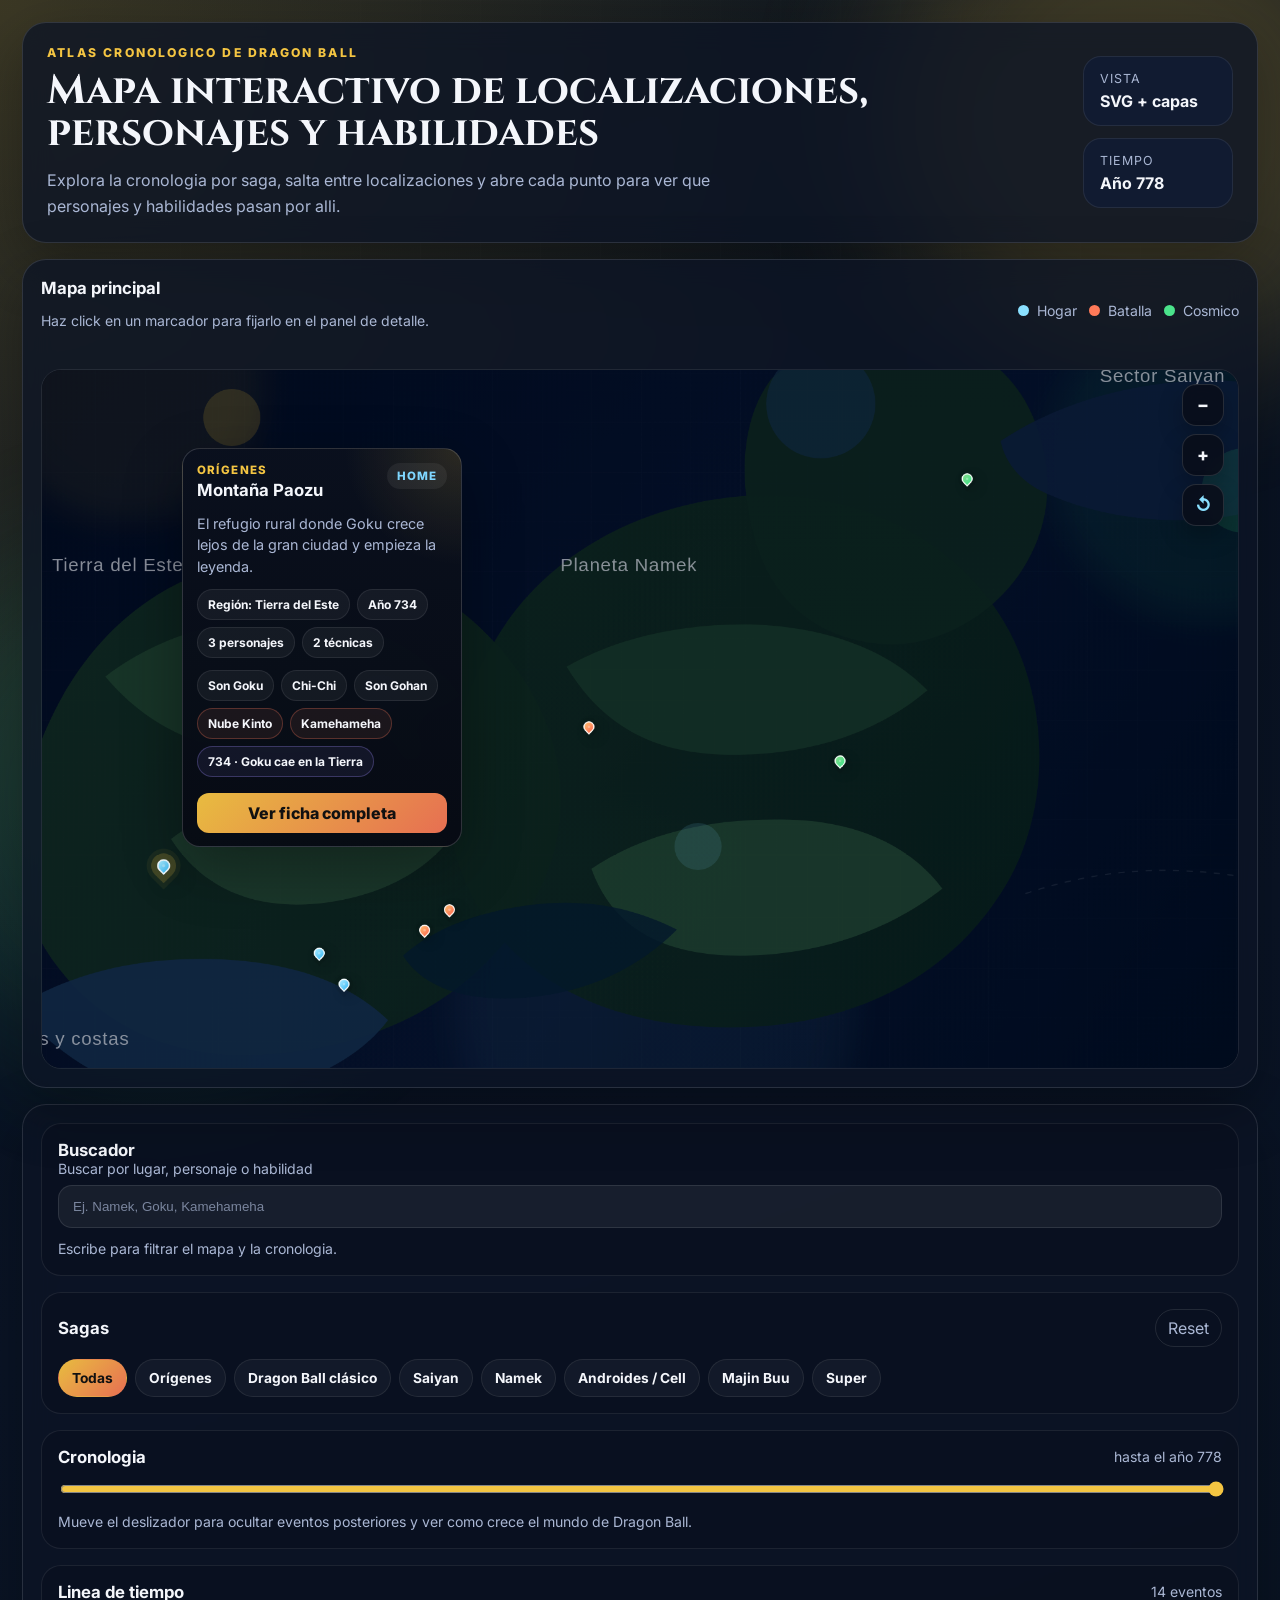
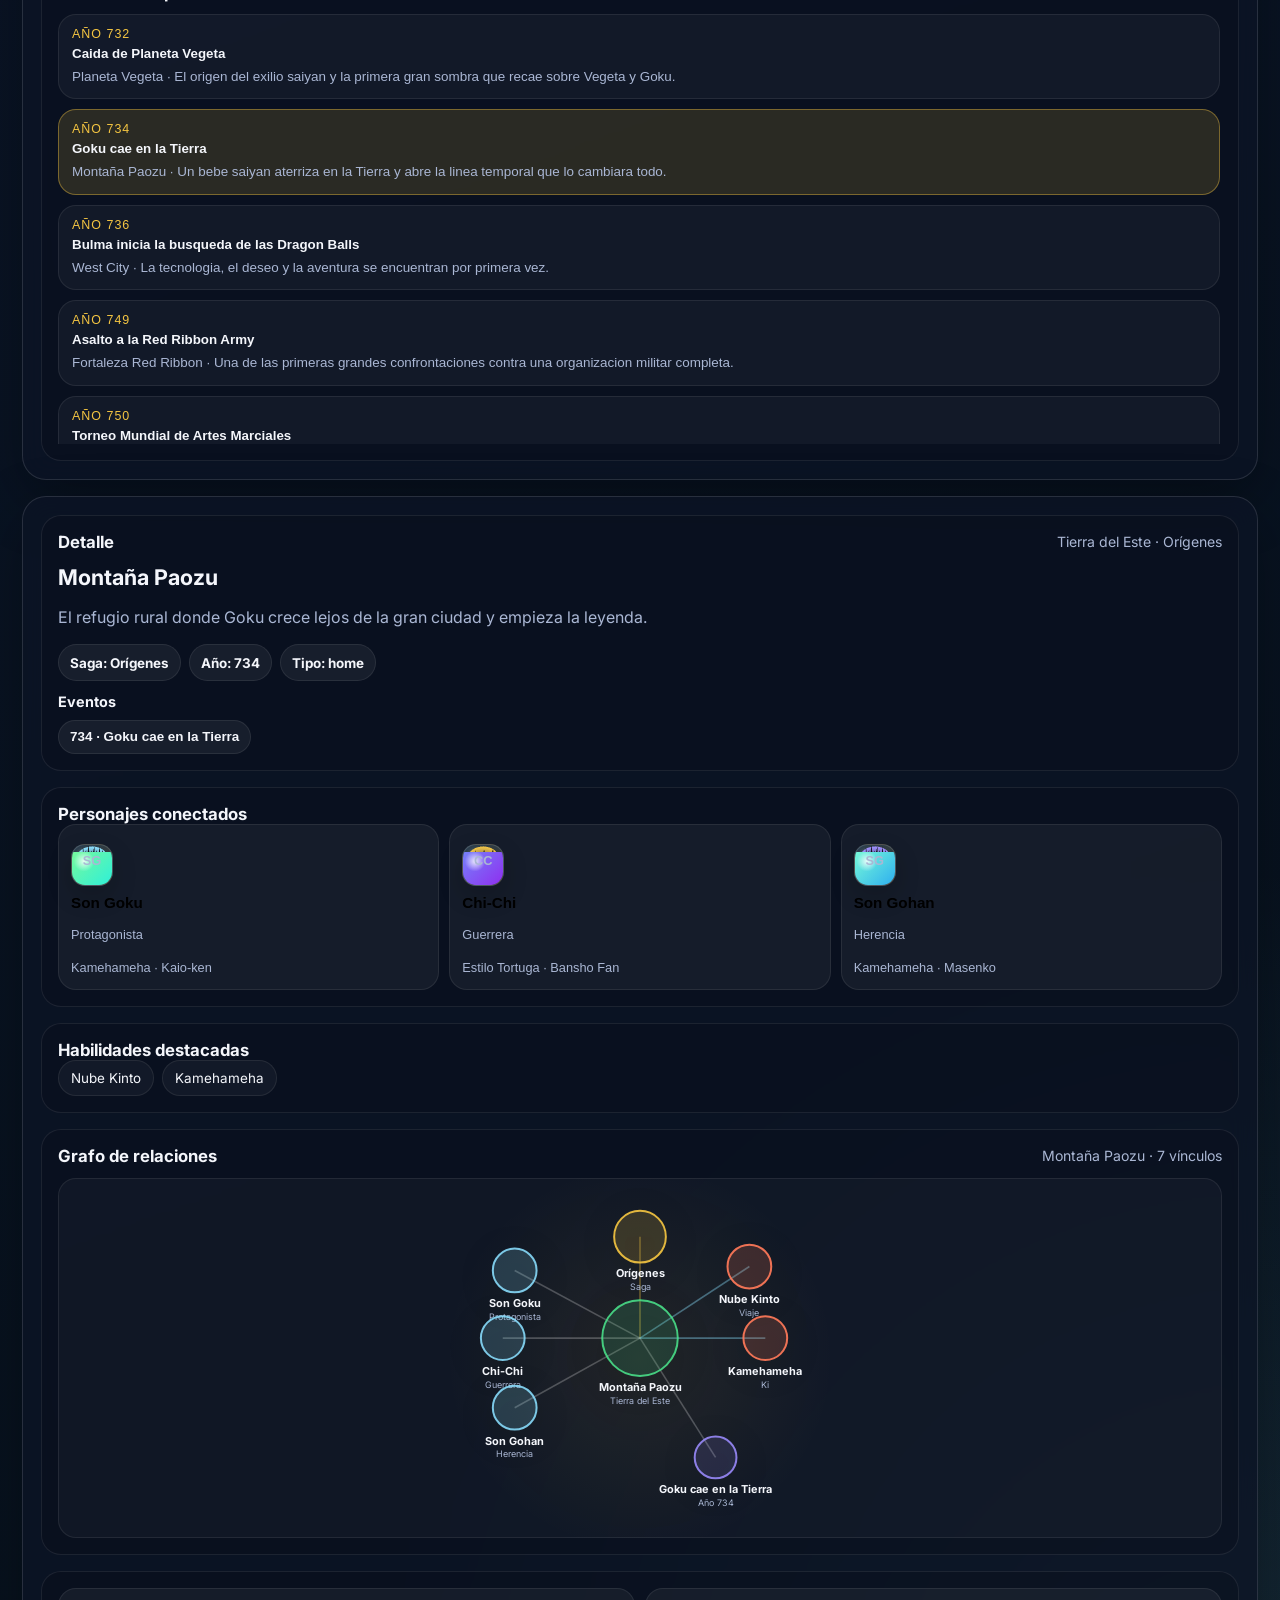
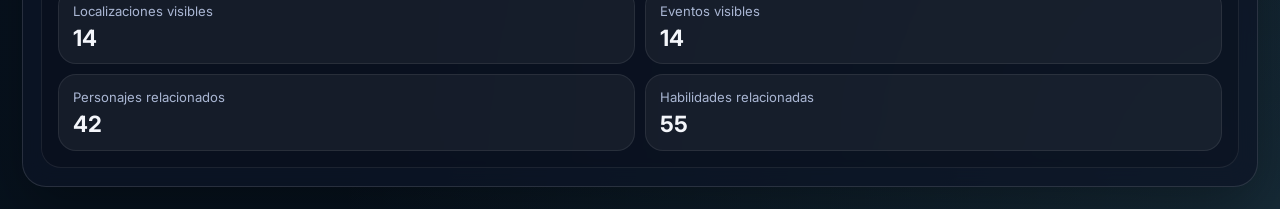
<file: demos/dragon-ball-atlas/index.html>
<!doctype html>
<html lang="es">
<head>
  <meta charset="UTF-8" />
  <meta name="viewport" content="width=device-width, initial-scale=1.0" />
  <title>Dragon Ball Atlas Interactivo</title>
  <link rel="preconnect" href="https://fonts.googleapis.com" />
  <link rel="preconnect" href="https://fonts.gstatic.com" crossorigin />
  <link href="https://fonts.googleapis.com/css2?family=Cinzel:wght@500;700&family=Inter:wght@400;500;600;700;800&display=swap" rel="stylesheet" />
  <link rel="stylesheet" href="./styles.css" />
</head>
<body>
  <div class="bg-glow bg-glow--one" aria-hidden="true"></div>
  <div class="bg-glow bg-glow--two" aria-hidden="true"></div>
  <div class="bg-grid" aria-hidden="true"></div>

  <main class="shell">
    <header class="hero panel">
      <div>
        <p class="eyebrow">Atlas cronologico de Dragon Ball</p>
        <h1>Mapa interactivo de localizaciones, personajes y habilidades</h1>
        <p class="hero__copy">
          Explora la cronologia por saga, salta entre localizaciones y abre cada punto para ver que personajes y habilidades pasan por alli.
        </p>
      </div>
      <div class="hero__meta">
        <div class="meta-chip">
          <span class="meta-chip__label">Vista</span>
          <strong>SVG + capas</strong>
        </div>
        <div class="meta-chip">
          <span class="meta-chip__label">Tiempo</span>
          <strong id="year-label">Año 778</strong>
        </div>
      </div>
    </header>

    <aside class="panel sidebar sidebar--left">
      <section class="section">
        <h2>Buscador</h2>
        <label class="field">
          <span>Buscar por lugar, personaje o habilidad</span>
          <input id="search-input" type="search" placeholder="Ej. Namek, Goku, Kamehameha" />
        </label>
        <p id="search-summary" class="section__hint">Escribe para filtrar el mapa y la cronologia.</p>
      </section>

      <section class="section">
        <div class="section__head">
          <h2>Sagas</h2>
          <button id="reset-filters" class="ghost" type="button">Reset</button>
        </div>
        <div id="saga-chips" class="chip-row" aria-label="Filtrar por saga"></div>
      </section>

      <section class="section">
        <div class="section__head">
          <h2>Cronologia</h2>
          <span id="cutoff-label" class="muted"></span>
        </div>
        <input id="year-slider" type="range" min="732" max="778" value="778" step="1" />
        <p class="section__hint">Mueve el deslizador para ocultar eventos posteriores y ver como crece el mundo de Dragon Ball.</p>
      </section>

      <section class="section">
        <div class="section__head">
          <h2>Linea de tiempo</h2>
          <span id="event-count" class="muted"></span>
        </div>
        <div id="timeline" class="timeline"></div>
      </section>
    </aside>

    <section class="panel map-panel">
      <div class="map-panel__head">
        <div>
          <h2>Mapa principal</h2>
          <p class="muted">Haz click en un marcador para fijarlo en el panel de detalle.</p>
        </div>
        <div class="legend" aria-label="Leyenda del mapa">
          <span><i class="legend__swatch legend__swatch--home"></i>Hogar</span>
          <span><i class="legend__swatch legend__swatch--battle"></i>Batalla</span>
          <span><i class="legend__swatch legend__swatch--cosmic"></i>Cosmico</span>
        </div>
      </div>
      <div id="map" class="map" aria-label="Mapa interactivo"></div>
    </section>

    <aside class="panel sidebar sidebar--right">
      <section class="section">
        <div class="section__head">
          <h2>Detalle</h2>
          <span id="detail-state" class="muted">Selecciona una localizacion o personaje</span>
        </div>
        <article id="location-card" class="detail-card">
          <p class="detail-card__empty">Pulsa un marcador o una linea de tiempo para ver el contexto completo.</p>
        </article>
      </section>

      <section class="section">
        <h2>Personajes conectados</h2>
        <div id="character-grid" class="entity-grid"></div>
      </section>

      <section class="section">
        <h2>Habilidades destacadas</h2>
        <div id="ability-cloud" class="ability-cloud"></div>
      </section>

      <section class="section">
        <div class="section__head">
          <h2>Grafo de relaciones</h2>
          <span id="graph-state" class="muted">Personaje, técnicas y sagas</span>
        </div>
        <svg id="relationship-graph" class="relationship-graph" viewBox="0 0 420 360" role="img" aria-label="Grafo de relaciones del elemento seleccionado"></svg>
      </section>

      <section class="section">
        <div class="stats">
          <article class="stat">
            <span>Localizaciones visibles</span>
            <strong id="visible-locations">0</strong>
          </article>
          <article class="stat">
            <span>Eventos visibles</span>
            <strong id="visible-events">0</strong>
          </article>
          <article class="stat">
            <span>Personajes relacionados</span>
            <strong id="visible-characters">0</strong>
          </article>
          <article class="stat">
            <span>Habilidades relacionadas</span>
            <strong id="visible-abilities">0</strong>
          </article>
        </div>
      </section>
    </aside>
  </main>

  <script src="./dbz-data.js"></script>
  <script src="./assets/portraits-v5.js"></script>
  <script src="./app-v5.js"></script>
</body>
</html>
</file>
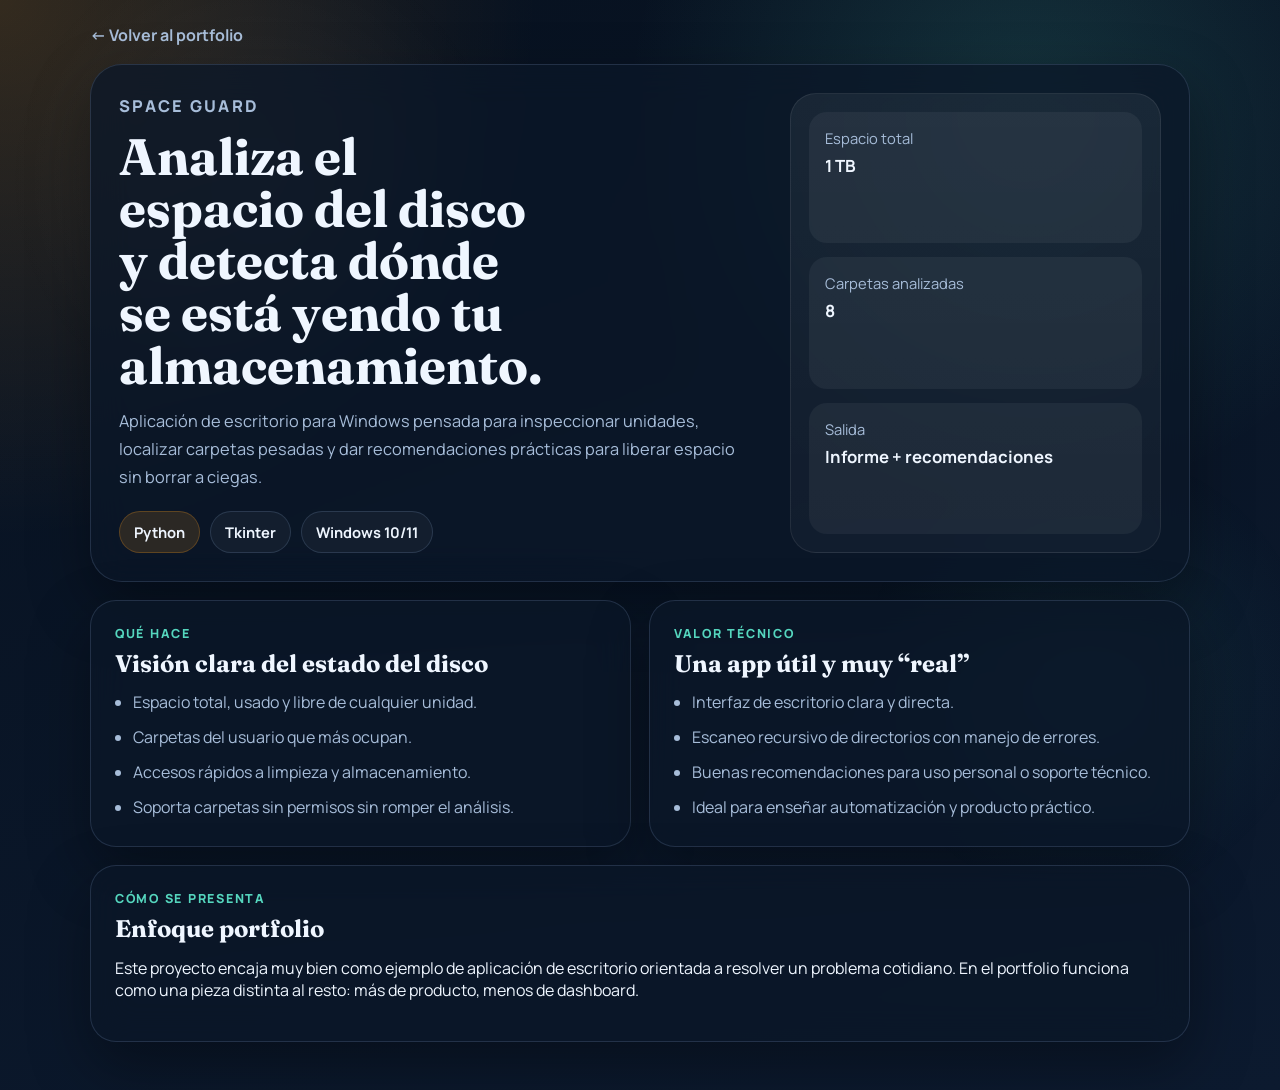
<file: demos/space-guard/index.html>
<!doctype html>
<html lang="es">
<head>
  <meta charset="UTF-8" />
  <meta name="viewport" content="width=device-width, initial-scale=1.0" />
  <title>Space Guard | Demo</title>
  <link rel="preconnect" href="https://fonts.googleapis.com" />
  <link rel="preconnect" href="https://fonts.gstatic.com" crossorigin />
  <link href="https://fonts.googleapis.com/css2?family=Manrope:wght@400;500;600;700;800&family=Fraunces:opsz,wght@9..144,600;9..144,700&display=swap" rel="stylesheet" />
  <link rel="stylesheet" href="./styles.css" />
</head>
<body>
  <div class="bg bg--one" aria-hidden="true"></div>
  <div class="bg bg--two" aria-hidden="true"></div>

  <main class="frame">
    <a class="back" href="../../index.html">← Volver al portfolio</a>

    <section class="hero">
      <div class="hero__copy">
        <p class="eyebrow">Space Guard</p>
        <h1>Analiza el espacio del disco y detecta dónde se está yendo tu almacenamiento.</h1>
        <p>
          Aplicación de escritorio para Windows pensada para inspeccionar unidades, localizar carpetas pesadas y dar
          recomendaciones prácticas para liberar espacio sin borrar a ciegas.
        </p>

        <div class="actions">
          <span class="pill pill--accent">Python</span>
          <span class="pill">Tkinter</span>
          <span class="pill">Windows 10/11</span>
        </div>
      </div>

      <aside class="hero__card">
        <div class="stat">
          <span>Espacio total</span>
          <strong>1 TB</strong>
        </div>
        <div class="stat">
          <span>Carpetas analizadas</span>
          <strong>8</strong>
        </div>
        <div class="stat">
          <span>Salida</span>
          <strong>Informe + recomendaciones</strong>
        </div>
      </aside>
    </section>

    <section class="grid">
      <article class="panel">
        <p class="eyebrow">Qué hace</p>
        <h2>Visión clara del estado del disco</h2>
        <ul>
          <li>Espacio total, usado y libre de cualquier unidad.</li>
          <li>Carpetas del usuario que más ocupan.</li>
          <li>Accesos rápidos a limpieza y almacenamiento.</li>
          <li>Soporta carpetas sin permisos sin romper el análisis.</li>
        </ul>
      </article>

      <article class="panel">
        <p class="eyebrow">Valor técnico</p>
        <h2>Una app útil y muy “real”</h2>
        <ul>
          <li>Interfaz de escritorio clara y directa.</li>
          <li>Escaneo recursivo de directorios con manejo de errores.</li>
          <li>Buenas recomendaciones para uso personal o soporte técnico.</li>
          <li>Ideal para enseñar automatización y producto práctico.</li>
        </ul>
      </article>

      <article class="panel panel--wide">
        <p class="eyebrow">Cómo se presenta</p>
        <h2>Enfoque portfolio</h2>
        <p>
          Este proyecto encaja muy bien como ejemplo de aplicación de escritorio orientada a resolver un problema
          cotidiano. En el portfolio funciona como una pieza distinta al resto: más de producto, menos de dashboard.
        </p>
      </article>
    </section>
  </main>
</body>
</html>
</file>
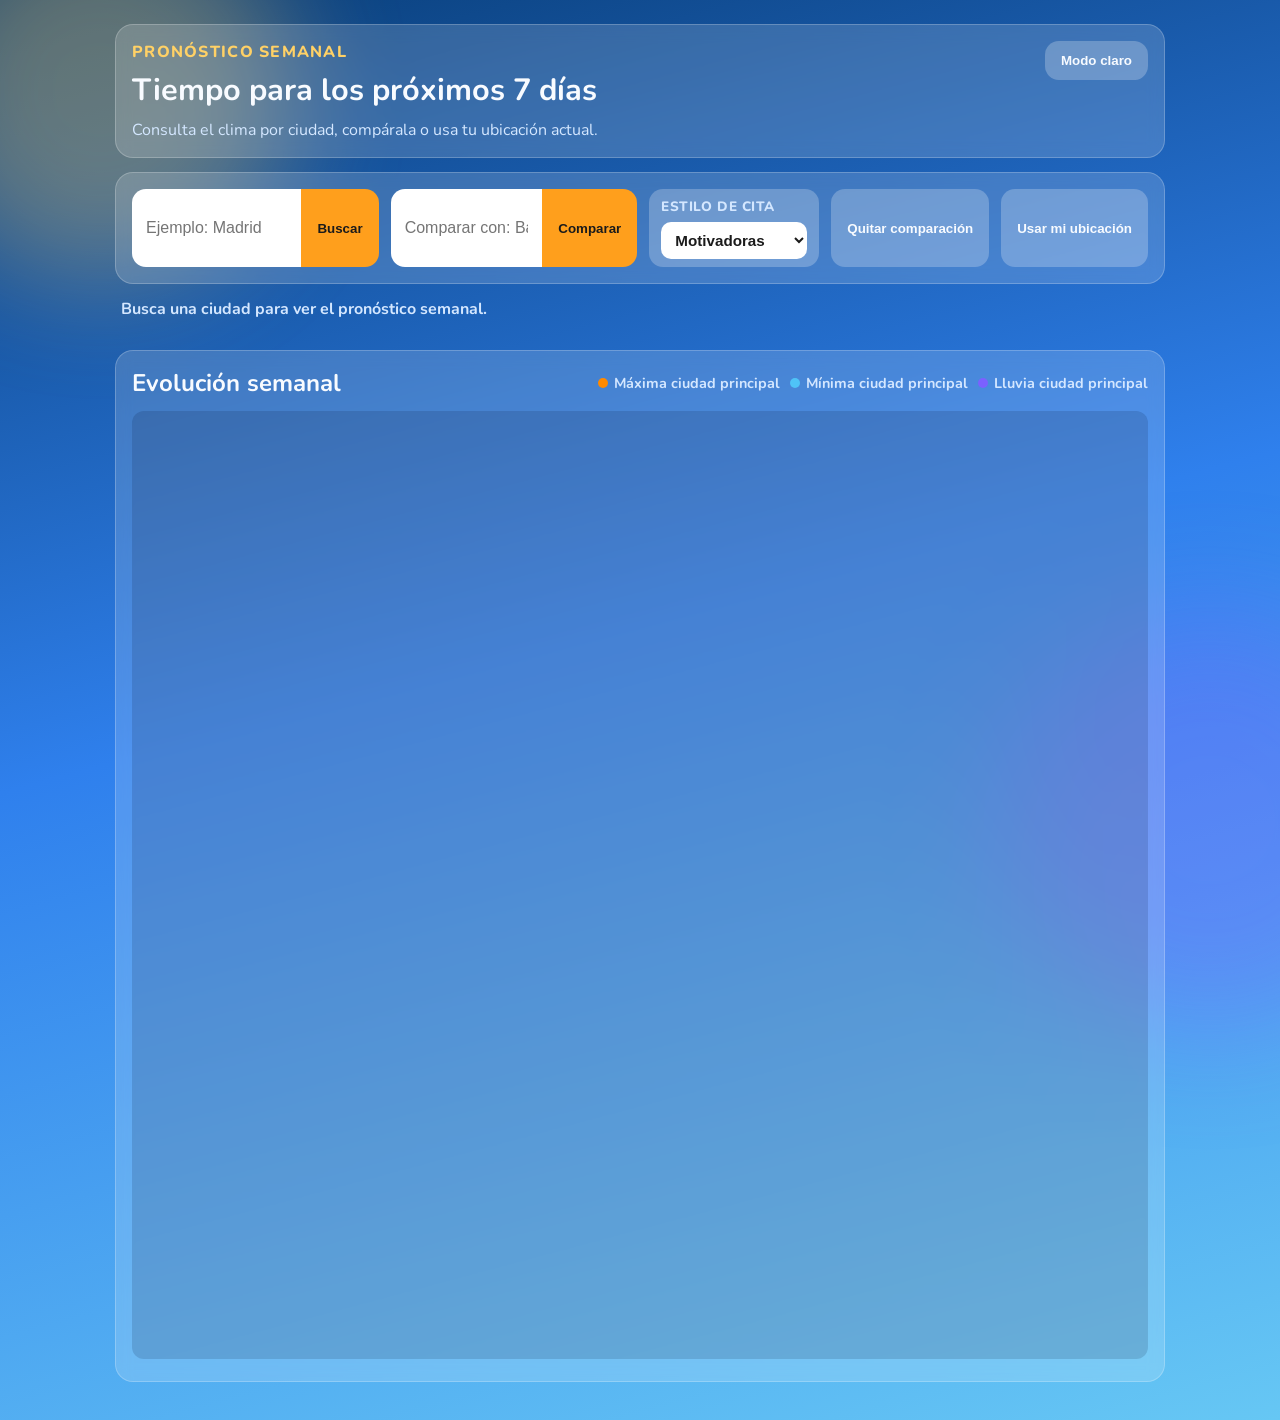
<file: demos/weather-week/index.html>
﻿<!doctype html>
<html lang="es">
<head>
  <meta charset="UTF-8" />
  <meta name="viewport" content="width=device-width, initial-scale=1.0" />
  <title>Tiempo semanal</title>
  <link rel="preconnect" href="https://fonts.googleapis.com" />
  <link rel="preconnect" href="https://fonts.gstatic.com" crossorigin />
  <link href="https://fonts.googleapis.com/css2?family=Nunito:wght@400;600;700;800&display=swap" rel="stylesheet" />
  <link rel="stylesheet" href="./styles.css" />
</head>
<body data-theme="dark">
  <div class="aurora aurora--one" aria-hidden="true"></div>
  <div class="aurora aurora--two" aria-hidden="true"></div>

  <main class="app">
    <header class="app__header panel">
      <div class="head-top">
        <div>
          <p class="eyebrow">Pronóstico semanal</p>
          <h1>Tiempo para los próximos 7 días</h1>
          <p class="subtitle">Consulta el clima por ciudad, compárala o usa tu ubicación actual.</p>
        </div>
        <button id="theme-btn" type="button" class="secondary">Modo claro</button>
      </div>
    </header>

    <section class="controls panel" aria-label="Controles de búsqueda de ciudad">
      <form id="city-form" class="search-form">
        <label for="city-input" class="sr-only">Ciudad</label>
        <input id="city-input" name="city" type="text" placeholder="Ejemplo: Madrid" autocomplete="off" required />
        <button type="submit">Buscar</button>
      </form>
      <form id="compare-form" class="search-form compare-form">
        <label for="compare-input" class="sr-only">Comparar con ciudad</label>
        <input id="compare-input" name="compareCity" type="text" placeholder="Comparar con: Barcelona" autocomplete="off" />
        <button type="submit">Comparar</button>
      </form>
      <label class="quote-picker" for="quote-style">
        Estilo de cita
        <select id="quote-style" name="quoteStyle">
          <option value="motivadora">Motivadoras</option>
          <option value="zen">Zen</option>
          <option value="corta">Cortas</option>
        </select>
      </label>
      <button id="clear-compare-btn" type="button" class="secondary">Quitar comparación</button>
      <button id="location-btn" type="button" class="secondary">Usar mi ubicación</button>
    </section>

    <section class="status" id="status" aria-live="polite"></section>

    <section class="summary" id="summary" aria-label="Resumen del tiempo"></section>

    <section class="chart panel" aria-label="Gráfico semanal del tiempo">
      <div class="chart__head">
        <h2>Evolución semanal</h2>
        <div class="legend" id="legend">
          <span><i class="dot dot--max"></i>Máxima ciudad principal</span>
          <span><i class="dot dot--min"></i>Mínima ciudad principal</span>
          <span><i class="dot dot--rain"></i>Lluvia ciudad principal</span>
        </div>
      </div>
      <canvas id="forecast-chart" height="280"></canvas>
      <div id="chart-tooltip" class="chart-tooltip" hidden></div>
    </section>

    <section class="cards" id="cards" aria-label="Pronóstico de la semana"></section>
  </main>

  <script src="./app.js"></script>
</body>
</html>
</file>
<file: demos/dragon-ball-atlas/styles.css>
:root {
  --bg: #08111f;
  --bg-soft: #111c33;
  --panel: rgba(12, 20, 38, 0.76);
  --panel-strong: rgba(18, 28, 51, 0.9);
  --border: rgba(255, 255, 255, 0.12);
  --text: #f4f6fb;
  --muted: #aab7d4;
  --accent: #f4c542;
  --accent-2: #ff7a59;
  --accent-3: #8ae0ff;
  --good: #4be38b;
  --shadow: 0 20px 60px rgba(0, 0, 0, 0.32);
}

* {
  box-sizing: border-box;
}

html, body {
  min-height: 100%;
}

body {
  margin: 0;
  font-family: "Inter", system-ui, sans-serif;
  color: var(--text);
  background:
    radial-gradient(circle at top left, rgba(244, 197, 66, 0.22), transparent 28%),
    radial-gradient(circle at bottom right, rgba(138, 224, 255, 0.12), transparent 26%),
    linear-gradient(160deg, #07101c 0%, #0a1426 35%, #06111b 100%);
  overflow-x: hidden;
}

.bg-grid {
  position: fixed;
  inset: 0;
  background-image:
    linear-gradient(rgba(255, 255, 255, 0.04) 1px, transparent 1px),
    linear-gradient(90deg, rgba(255, 255, 255, 0.04) 1px, transparent 1px);
  background-size: 60px 60px;
  mask-image: radial-gradient(circle at center, black 0%, rgba(0, 0, 0, 0.8) 45%, transparent 100%);
  pointer-events: none;
  opacity: 0.4;
}

.bg-glow {
  position: fixed;
  width: 520px;
  height: 520px;
  border-radius: 50%;
  filter: blur(70px);
  opacity: 0.28;
  pointer-events: none;
}

.bg-glow--one {
  top: -140px;
  right: -120px;
  background: rgba(244, 197, 66, 0.8);
}

.bg-glow--two {
  bottom: -160px;
  left: -100px;
  background: rgba(75, 227, 139, 0.56);
}

.shell {
  position: relative;
  z-index: 1;
  width: min(100%, 1600px);
  margin: 0 auto;
  padding: 22px;
  display: grid;
  grid-template-columns: 320px minmax(0, 1fr) 340px;
  grid-template-areas:
    "hero hero hero"
    "left map right";
  gap: 16px;
}

.panel {
  background: var(--panel);
  border: 1px solid var(--border);
  border-radius: 24px;
  box-shadow: var(--shadow);
  backdrop-filter: blur(14px);
}

.hero {
  grid-area: hero;
  display: flex;
  justify-content: space-between;
  gap: 18px;
  padding: 22px 24px;
  align-items: center;
}

.eyebrow {
  margin: 0 0 10px;
  text-transform: uppercase;
  letter-spacing: 0.18em;
  font-size: 0.76rem;
  color: var(--accent);
  font-weight: 800;
}

.hero h1 {
  margin: 0;
  font-family: "Cinzel", serif;
  font-size: clamp(2rem, 3.2vw, 4rem);
  line-height: 1.03;
}

.hero__copy {
  max-width: 70ch;
  margin: 14px 0 0;
  color: var(--muted);
  line-height: 1.6;
}

.hero__meta {
  display: flex;
  flex-wrap: wrap;
  gap: 12px;
  justify-content: flex-end;
}

.meta-chip {
  min-width: 150px;
  padding: 14px 16px;
  border-radius: 18px;
  background: var(--panel-strong);
  border: 1px solid rgba(255, 255, 255, 0.08);
}

.meta-chip__label {
  display: block;
  margin-bottom: 5px;
  color: var(--muted);
  font-size: 0.78rem;
  text-transform: uppercase;
  letter-spacing: 0.08em;
}

.sidebar,
.map-panel {
  padding: 18px;
}

.sidebar {
  display: flex;
  flex-direction: column;
  gap: 16px;
  min-height: calc(100vh - 160px);
}

.sidebar--left {
  grid-area: left;
}

.sidebar--right {
  grid-area: right;
}

.map-panel {
  grid-area: map;
  min-height: calc(100vh - 160px);
  display: flex;
  flex-direction: column;
  gap: 14px;
}

.section {
  padding: 16px;
  border-radius: 20px;
  background: rgba(5, 9, 18, 0.2);
  border: 1px solid rgba(255, 255, 255, 0.08);
}

.section + .section {
  margin-top: 0;
}

.section h2,
.map-panel h2 {
  margin: 0;
  font-size: 1.05rem;
}

.section__head,
.map-panel__head {
  display: flex;
  justify-content: space-between;
  gap: 12px;
  align-items: center;
  flex-wrap: wrap;
  margin-bottom: 12px;
}

.field {
  display: grid;
  gap: 8px;
}

.field span,
.section__hint,
.muted {
  color: var(--muted);
  font-size: 0.88rem;
}

.section__hint {
  margin: 10px 0 0;
  line-height: 1.5;
}

.field input {
  width: 100%;
  padding: 13px 14px;
  border-radius: 14px;
  border: 1px solid rgba(255, 255, 255, 0.1);
  background: rgba(255, 255, 255, 0.06);
  color: var(--text);
  outline: none;
}

.field input::placeholder {
  color: rgba(170, 183, 212, 0.68);
}

.field input:focus {
  border-color: rgba(244, 197, 66, 0.6);
  box-shadow: 0 0 0 4px rgba(244, 197, 66, 0.12);
}

.chip-row {
  display: flex;
  flex-wrap: wrap;
  gap: 8px;
}

.chip {
  border: 1px solid rgba(255, 255, 255, 0.08);
  background: rgba(255, 255, 255, 0.04);
  color: var(--text);
  border-radius: 999px;
  padding: 10px 13px;
  cursor: pointer;
  font: inherit;
  font-size: 0.86rem;
  font-weight: 700;
  transition: transform 140ms ease, background 140ms ease, border-color 140ms ease;
}

.chip:hover,
.chip:focus-visible {
  transform: translateY(-1px);
  border-color: rgba(244, 197, 66, 0.45);
  background: rgba(244, 197, 66, 0.12);
}

.chip.is-active {
  background: linear-gradient(135deg, rgba(244, 197, 66, 0.95), rgba(255, 122, 89, 0.9));
  color: #111;
  border-color: transparent;
}

.ghost {
  border: 1px solid rgba(255, 255, 255, 0.1);
  background: transparent;
  color: var(--muted);
  border-radius: 999px;
  padding: 8px 12px;
  cursor: pointer;
  font: inherit;
}

.ghost:hover,
.ghost:focus-visible {
  color: var(--text);
  border-color: rgba(255, 255, 255, 0.22);
}

input[type="range"] {
  width: 100%;
  accent-color: var(--accent);
}

.timeline {
  display: grid;
  gap: 10px;
  max-height: 430px;
  overflow: auto;
  padding-right: 2px;
}

.timeline__item {
  width: 100%;
  text-align: left;
  border: 1px solid rgba(255, 255, 255, 0.08);
  background: rgba(255, 255, 255, 0.04);
  color: var(--text);
  border-radius: 18px;
  padding: 12px 13px;
  cursor: pointer;
  transition: transform 140ms ease, border-color 140ms ease, background 140ms ease;
}

.timeline__item:hover,
.timeline__item:focus-visible {
  transform: translateY(-1px);
  border-color: rgba(138, 224, 255, 0.38);
}

.timeline__item.is-active {
  background: rgba(244, 197, 66, 0.14);
  border-color: rgba(244, 197, 66, 0.4);
}

.timeline__year {
  display: block;
  color: var(--accent);
  font-size: 0.78rem;
  text-transform: uppercase;
  letter-spacing: 0.08em;
  margin-bottom: 5px;
}

.timeline__title {
  display: block;
  font-weight: 800;
}

.timeline__meta {
  display: block;
  margin-top: 6px;
  color: var(--muted);
  font-size: 0.84rem;
  line-height: 1.45;
}

.map {
  flex: 1;
  min-height: 700px;
  border-radius: 20px;
  overflow: hidden;
  border: 1px solid rgba(255, 255, 255, 0.08);
  position: relative;
}

.map__stage {
  position: absolute;
  inset: 0;
  overflow: hidden;
  touch-action: none;
  cursor: grab;
}

.map__stage.is-dragging {
  cursor: grabbing;
}

.map__stage::before {
  content: "";
  position: absolute;
  inset: 0;
  background:
    radial-gradient(circle at 30% 20%, rgba(138, 224, 255, 0.18), transparent 32%),
    radial-gradient(circle at 74% 28%, rgba(244, 197, 66, 0.16), transparent 28%),
    linear-gradient(180deg, rgba(5, 10, 18, 0.36), rgba(7, 13, 24, 0.55));
  pointer-events: none;
  z-index: 0;
}

.map__viewport {
  position: absolute;
  inset: 0;
  transform-origin: 0 0;
  will-change: transform;
  z-index: 1;
}

.map-controls {
  position: absolute;
  right: 14px;
  top: 14px;
  z-index: 4;
  display: grid;
  gap: 8px;
}

.map-control {
  width: 42px;
  height: 42px;
  border-radius: 14px;
  border: 1px solid rgba(255, 255, 255, 0.12);
  background: rgba(9, 14, 26, 0.9);
  color: var(--text);
  font: inherit;
  font-size: 1.1rem;
  font-weight: 800;
  cursor: pointer;
  box-shadow: 0 10px 24px rgba(0, 0, 0, 0.24);
  backdrop-filter: blur(10px);
}

.map-control:hover,
.map-control:focus-visible {
  border-color: rgba(244, 197, 66, 0.42);
  background: rgba(244, 197, 66, 0.12);
}

.map-control--reset {
  color: var(--accent-3);
}

.map__layer {
  position: absolute;
  inset: 0;
}

.map__layer--bg {
  background:
    linear-gradient(180deg, rgba(7, 12, 24, 0.34), rgba(12, 18, 34, 0.36)),
    url("./assets/dragon-ball-atlas.svg") center / cover no-repeat;
  filter: saturate(1.08) contrast(1.08) brightness(1.05);
}

.map__markers {
  position: absolute;
  inset: 0;
}

.map-marker {
  position: absolute;
  width: 18px;
  height: 18px;
  border-radius: 50% 50% 50% 0;
  transform: translate(-50%, -50%) rotate(-45deg);
  border: 2px solid rgba(255, 255, 255, 0.9);
  box-shadow: 0 0 0 6px rgba(0, 0, 0, 0.06), 0 10px 20px rgba(0, 0, 0, 0.22);
  cursor: pointer;
  z-index: 2;
  margin-left: -9px;
  margin-top: -9px;
}

.map-marker::after {
  content: "";
  position: absolute;
  inset: 5px;
  border-radius: 50%;
  background: rgba(255, 255, 255, 0.3);
}

.map-marker--home {
  background: linear-gradient(180deg, #9ce6ff, #4fc3f7);
}

.map-marker--battle {
  background: linear-gradient(180deg, #ffb36b, #ff7a59);
}

.map-marker--cosmic {
  background: linear-gradient(180deg, #7cdb8b, #4be38b);
}

.map-marker--faded {
  filter: grayscale(0.75);
  opacity: 0.34;
}

.map-marker--active {
  transform: translate(-50%, -50%) rotate(-45deg) scale(1.16);
  box-shadow: 0 0 0 8px rgba(244, 197, 66, 0.18), 0 0 0 14px rgba(244, 197, 66, 0.06), 0 16px 28px rgba(0, 0, 0, 0.28);
}

.map-popup {
  position: absolute;
  z-index: 3;
  min-width: 220px;
  max-width: 280px;
  padding: 0;
  border-radius: 18px;
  background: transparent;
  border: 0;
  color: var(--text);
  box-shadow: var(--shadow);
  pointer-events: auto;
}

.popup-card {
  display: grid;
  gap: 12px;
  padding: 14px 14px 13px;
  border-radius: 18px;
  background:
    radial-gradient(circle at top right, rgba(244, 197, 66, 0.14), transparent 24%),
    linear-gradient(180deg, rgba(10, 16, 30, 0.98), rgba(7, 11, 20, 0.98));
  border: 1px solid rgba(255, 255, 255, 0.16);
  backdrop-filter: blur(16px);
}

.popup-card__top {
  display: flex;
  justify-content: space-between;
  gap: 10px;
  align-items: flex-start;
}

.popup-card__eyebrow {
  margin: 0 0 4px;
  color: var(--accent);
  text-transform: uppercase;
  letter-spacing: 0.12em;
  font-size: 0.72rem;
  font-weight: 800;
}

.popup-card h3 {
  margin: 0;
  font-size: 1.05rem;
  line-height: 1.15;
}

.popup-card__type {
  display: inline-flex;
  align-items: center;
  border-radius: 999px;
  padding: 6px 10px;
  font-size: 0.72rem;
  font-weight: 800;
  text-transform: uppercase;
  letter-spacing: 0.08em;
  background: rgba(255, 255, 255, 0.06);
  color: var(--muted);
}

.popup-card__type--home {
  color: #7fd6ff;
}

.popup-card__type--battle {
  color: #ffb36b;
}

.popup-card__type--cosmic {
  color: #7fe89a;
}

.popup-card__description {
  margin: 0;
  color: var(--muted);
  line-height: 1.5;
  font-size: 0.9rem;
}

.popup-card__meta {
  display: flex;
  flex-wrap: wrap;
  gap: 7px;
}

.popup-card__tag,
.popup-card__chip {
  display: inline-flex;
  align-items: center;
  gap: 6px;
  border-radius: 999px;
  padding: 7px 10px;
  font-size: 0.75rem;
  font-weight: 700;
  border: 1px solid rgba(255, 255, 255, 0.08);
  background: rgba(255, 255, 255, 0.05);
}

.popup-card__chips {
  display: flex;
  flex-wrap: wrap;
  gap: 7px;
}

.popup-card__chip--ability {
  border-color: rgba(255, 122, 89, 0.28);
  background: rgba(255, 122, 89, 0.08);
}

.popup-card__chip--event {
  border-color: rgba(157, 140, 255, 0.28);
  background: rgba(157, 140, 255, 0.08);
}

.popup__jump {
  width: 100%;
  border: 0;
  border-radius: 14px;
  padding: 10px 12px;
  background: linear-gradient(135deg, rgba(244, 197, 66, 0.96), rgba(255, 122, 89, 0.92));
  color: #10131a;
  font: inherit;
  font-weight: 800;
  cursor: pointer;
  transition: transform 140ms ease, filter 140ms ease;
}

.popup__jump:hover,
.popup__jump:focus-visible {
  transform: translateY(-1px);
  filter: brightness(1.04);
}

.legend {
  display: flex;
  flex-wrap: wrap;
  gap: 12px;
  color: var(--muted);
  font-size: 0.88rem;
}

.legend span {
  display: inline-flex;
  align-items: center;
  gap: 8px;
}

.legend__swatch {
  width: 11px;
  height: 11px;
  border-radius: 50%;
}

.legend__swatch--home {
  background: var(--accent-3);
}

.legend__swatch--battle {
  background: var(--accent-2);
}

.legend__swatch--cosmic {
  background: var(--good);
}

.detail-card {
  min-height: 190px;
  display: grid;
  gap: 12px;
}

.detail-card__empty {
  margin: 0;
  color: var(--muted);
  line-height: 1.6;
}

.detail-title {
  margin: 0;
  font-size: 1.35rem;
}

.detail-subtitle {
  margin: 0;
  color: var(--muted);
  line-height: 1.55;
}

.badge-row {
  display: flex;
  flex-wrap: wrap;
  gap: 8px;
}

.badge {
  display: inline-flex;
  align-items: center;
  gap: 6px;
  border-radius: 999px;
  padding: 8px 11px;
  background: rgba(255, 255, 255, 0.06);
  color: var(--text);
  border: 1px solid rgba(255, 255, 255, 0.08);
  font-size: 0.84rem;
  font-weight: 700;
  cursor: pointer;
}

.entity-grid {
  display: grid;
  gap: 10px;
  grid-template-columns: repeat(auto-fit, minmax(128px, 1fr));
}

.entity-card {
  padding: 12px;
  border-radius: 18px;
  border: 1px solid rgba(255, 255, 255, 0.08);
  background: rgba(255, 255, 255, 0.05);
  cursor: pointer;
  transition: transform 140ms ease, border-color 140ms ease, background 140ms ease;
  min-height: 96px;
  display: grid;
  gap: 8px;
  justify-items: start;
}

.portrait {
  position: relative;
  display: inline-flex;
  align-items: center;
  justify-content: center;
  flex: 0 0 auto;
  overflow: hidden;
  border: 1px solid rgba(255, 255, 255, 0.14);
  background:
    radial-gradient(circle at 30% 28%, rgba(255, 255, 255, 0.24), transparent 24%),
    linear-gradient(135deg, rgba(138, 224, 255, 0.18), rgba(244, 197, 66, 0.16));
  box-shadow: 0 10px 24px rgba(0, 0, 0, 0.18);
}

.portrait--card {
  width: 42px;
  height: 42px;
  border-radius: 14px;
}

.portrait--profile {
  width: 68px;
  height: 68px;
  border-radius: 20px;
}

.portrait__image {
  width: 100%;
  height: 100%;
  display: block;
  object-fit: cover;
}

.portrait__fallback {
  position: absolute;
  inset: 0;
  display: inline-flex;
  align-items: center;
  justify-content: center;
  font-size: 0.9rem;
  font-weight: 900;
  color: #10131a;
  background:
    radial-gradient(circle at 30% 28%, rgba(255, 255, 255, 0.84), transparent 28%),
    linear-gradient(135deg, hsl(var(--avatar-hue, 200) 92% 72%), hsl(calc(var(--avatar-hue, 200) + 35) 86% 56%));
}

.entity-card:hover,
.entity-card:focus-visible {
  transform: translateY(-1px);
  border-color: rgba(138, 224, 255, 0.38);
}

.entity-card.is-active {
  background: rgba(138, 224, 255, 0.11);
  border-color: rgba(138, 224, 255, 0.38);
}

.entity-card strong,
.entity-card span {
  display: block;
}

.entity-card strong {
  font-size: 0.95rem;
}

.entity-card span {
  margin-top: 7px;
  color: var(--muted);
  font-size: 0.8rem;
  line-height: 1.4;
}

.ability-cloud {
  display: flex;
  flex-wrap: wrap;
  gap: 8px;
}

.relationship-graph {
  width: 100%;
  height: 360px;
  display: block;
  border-radius: 18px;
  background:
    radial-gradient(circle at center, rgba(244, 197, 66, 0.08), transparent 32%),
    rgba(255, 255, 255, 0.03);
  border: 1px solid rgba(255, 255, 255, 0.08);
}

.graph-node {
  cursor: pointer;
  transition: transform 140ms ease, opacity 140ms ease;
}

.graph-node:hover {
  transform: scale(1.03);
}

.graph-edge {
  stroke: rgba(255, 255, 255, 0.24);
  stroke-width: 1.6;
}

.graph-edge--saga {
  stroke: rgba(244, 197, 66, 0.38);
}

.graph-edge--ability {
  stroke: rgba(138, 224, 255, 0.4);
}

.graph-edge--location {
  stroke: rgba(75, 227, 139, 0.34);
}

.graph-label {
  fill: var(--text);
  font-size: 11px;
  font-weight: 700;
  text-anchor: middle;
  pointer-events: none;
}

.graph-subtitle {
  fill: var(--muted);
  font-size: 9px;
  text-anchor: middle;
  pointer-events: none;
}

.graph-node__circle {
  filter: drop-shadow(0 8px 16px rgba(0, 0, 0, 0.28));
}

.graph-node--center .graph-node__circle {
  fill: url(#graph-center-gradient);
  stroke: rgba(255, 255, 255, 0.85);
  stroke-width: 2.5;
}

.graph-node--character .graph-node__circle {
  fill: rgba(138, 224, 255, 0.18);
  stroke: rgba(138, 224, 255, 0.88);
  stroke-width: 2;
}

.graph-node--ability .graph-node__circle {
  fill: rgba(255, 122, 89, 0.18);
  stroke: rgba(255, 122, 89, 0.92);
  stroke-width: 2;
}

.graph-node--saga .graph-node__circle {
  fill: rgba(244, 197, 66, 0.16);
  stroke: rgba(244, 197, 66, 0.92);
  stroke-width: 2;
}

.graph-node--location .graph-node__circle {
  fill: rgba(75, 227, 139, 0.14);
  stroke: rgba(75, 227, 139, 0.88);
  stroke-width: 2;
}

.graph-node--event .graph-node__circle {
  fill: rgba(157, 140, 255, 0.14);
  stroke: rgba(157, 140, 255, 0.88);
  stroke-width: 2;
}

.profile-card {
  display: grid;
  gap: 12px;
}

.profile-card__title {
  display: flex;
  align-items: center;
  gap: 10px;
  flex-wrap: wrap;
}

.profile-card__title-text {
  display: grid;
  gap: 4px;
}

.profile-card__title h3 {
  margin: 0;
  font-size: 1.35rem;
}

.profile-card__title span {
  color: var(--muted);
  font-size: 0.9rem;
}

.profile-card__actions {
  display: flex;
  flex-wrap: wrap;
  gap: 8px;
}

.profile-card__list {
  display: grid;
  gap: 8px;
}

.profile-card__list strong {
  font-size: 0.9rem;
}

.profile-card__list ul {
  margin: 0;
  padding-left: 18px;
  color: var(--muted);
  line-height: 1.5;
}

.link-button {
  border: 0;
  padding: 0;
  background: transparent;
  color: var(--accent-3);
  font: inherit;
  cursor: pointer;
}

.link-button:hover,
.link-button:focus-visible {
  text-decoration: underline;
}

.ability-pill {
  border-radius: 999px;
  padding: 9px 12px;
  border: 1px solid rgba(255, 255, 255, 0.08);
  background: rgba(255, 255, 255, 0.04);
  color: var(--text);
  font: inherit;
  font-size: 0.84rem;
  cursor: pointer;
}

.ability-pill.is-active {
  background: rgba(75, 227, 139, 0.14);
  border-color: rgba(75, 227, 139, 0.42);
}

.stats {
  display: grid;
  grid-template-columns: repeat(2, minmax(0, 1fr));
  gap: 10px;
}

.stat {
  display: grid;
  gap: 8px;
  padding: 14px;
  border-radius: 18px;
  background: rgba(255, 255, 255, 0.05);
  border: 1px solid rgba(255, 255, 255, 0.08);
}

.stat span {
  color: var(--muted);
  font-size: 0.82rem;
}

.stat strong {
  font-size: 1.4rem;
  line-height: 1;
}

.dbz-marker {
  width: 18px;
  height: 18px;
  border-radius: 50% 50% 50% 0;
  transform: rotate(-45deg);
  border: 2px solid rgba(255, 255, 255, 0.85);
  box-shadow: 0 0 0 6px rgba(0, 0, 0, 0.06), 0 10px 20px rgba(0, 0, 0, 0.2);
  position: relative;
}

.dbz-marker::after {
  content: "";
  position: absolute;
  inset: 5px;
  border-radius: 50%;
  background: rgba(255, 255, 255, 0.3);
}

.dbz-marker--home {
  background: linear-gradient(180deg, #9ce6ff, #4fc3f7);
}

.dbz-marker--battle {
  background: linear-gradient(180deg, #ffb36b, #ff7a59);
}

.dbz-marker--cosmic {
  background: linear-gradient(180deg, #7cdb8b, #4be38b);
}

.dbz-marker--faded {
  filter: grayscale(0.75);
  opacity: 0.34;
}

.dbz-marker--active {
  transform: rotate(-45deg) scale(1.18);
  box-shadow: 0 0 0 8px rgba(244, 197, 66, 0.18), 0 0 0 14px rgba(244, 197, 66, 0.06), 0 16px 28px rgba(0, 0, 0, 0.28);
}

.popup {
  display: grid;
  gap: 10px;
  min-width: 220px;
}

.popup h3 {
  margin: 0;
  font-size: 1.05rem;
}

.popup p {
  margin: 0;
  color: var(--muted);
  line-height: 1.5;
}

.popup__row {
  display: flex;
  flex-wrap: wrap;
  gap: 6px;
}

.popup__tag {
  display: inline-flex;
  padding: 5px 8px;
  border-radius: 999px;
  background: rgba(255, 255, 255, 0.06);
  border: 1px solid rgba(255, 255, 255, 0.08);
  color: var(--text);
  font-size: 0.77rem;
}

.popup__jump {
  margin-top: 4px;
  border: 0;
  background: linear-gradient(135deg, rgba(244, 197, 66, 0.95), rgba(255, 122, 89, 0.9));
  color: #111;
  font-weight: 800;
  border-radius: 12px;
  padding: 10px 12px;
  cursor: pointer;
}

@media (max-width: 1280px) {
  .shell {
    grid-template-columns: 1fr;
    grid-template-areas:
      "hero"
      "map"
      "left"
      "right";
  }

  .sidebar,
  .map-panel {
    min-height: auto;
  }
}

@media (max-width: 760px) {
  .shell {
    padding: 14px;
  }

  .hero {
    padding: 18px;
    flex-direction: column;
    align-items: flex-start;
  }

  .map {
    min-height: 520px;
  }

  .stats {
    grid-template-columns: 1fr;
  }
}
</file>
<file: demos/space-guard/styles.css>
:root {
  color-scheme: dark;
  --bg: #07111f;
  --bg-2: #0c1a2f;
  --panel: rgba(11, 23, 40, 0.76);
  --line: rgba(174, 209, 255, 0.15);
  --text: #eff6ff;
  --muted: #a7bdd9;
  --accent: #ff9f1c;
  --accent-2: #55d6be;
  --shadow: 0 24px 60px rgba(0, 0, 0, 0.35);
  --radius: 26px;
}

* {
  box-sizing: border-box;
}

body {
  margin: 0;
  min-height: 100vh;
  font-family: "Manrope", system-ui, sans-serif;
  color: var(--text);
  background:
    radial-gradient(circle at top left, rgba(255, 159, 28, 0.18), transparent 32%),
    radial-gradient(circle at 80% 10%, rgba(85, 214, 190, 0.16), transparent 28%),
    linear-gradient(160deg, var(--bg), var(--bg-2));
}

.bg {
  position: fixed;
  inset: 0;
  pointer-events: none;
}

.bg--one {
  background: radial-gradient(circle at 20% 20%, rgba(255, 255, 255, 0.05), transparent 20%);
}

.bg--two {
  background: radial-gradient(circle at 85% 75%, rgba(85, 214, 190, 0.08), transparent 18%);
}

.frame {
  width: min(1100px, calc(100% - 32px));
  margin: 0 auto;
  padding: 24px 0 48px;
}

.back {
  display: inline-flex;
  margin-bottom: 18px;
  color: var(--muted);
  text-decoration: none;
  font-weight: 700;
}

.hero,
.panel {
  border: 1px solid var(--line);
  background: var(--panel);
  backdrop-filter: blur(18px);
  box-shadow: var(--shadow);
}

.hero {
  display: grid;
  grid-template-columns: 1.4fr 0.8fr;
  gap: 22px;
  align-items: stretch;
  padding: 28px;
  border-radius: 32px;
}

.eyebrow {
  margin: 0 0 10px;
  color: var(--accent-2);
  font-weight: 800;
  letter-spacing: 0.14em;
  text-transform: uppercase;
  font-size: 0.78rem;
}

h1,
h2 {
  margin: 0;
  font-family: "Fraunces", Georgia, serif;
  line-height: 1.02;
}

h1 {
  font-size: clamp(2.2rem, 4vw, 4.6rem);
  max-width: 12ch;
}

h2 {
  font-size: 1.5rem;
  margin-bottom: 12px;
}

.hero__copy p {
  max-width: 62ch;
  color: var(--muted);
  line-height: 1.7;
  font-size: 1.02rem;
}

.actions {
  display: flex;
  flex-wrap: wrap;
  gap: 10px;
  margin-top: 20px;
}

.pill {
  display: inline-flex;
  align-items: center;
  padding: 10px 14px;
  border-radius: 999px;
  border: 1px solid var(--line);
  background: rgba(255, 255, 255, 0.04);
  color: var(--text);
  font-size: 0.92rem;
  font-weight: 700;
}

.pill--accent {
  background: rgba(255, 159, 28, 0.14);
  border-color: rgba(255, 159, 28, 0.24);
}

.hero__card {
  display: grid;
  gap: 14px;
  padding: 18px;
  border-radius: 26px;
  background: linear-gradient(180deg, rgba(255, 255, 255, 0.06), rgba(255, 255, 255, 0.03));
  border: 1px solid rgba(255, 255, 255, 0.08);
}

.stat {
  padding: 16px;
  border-radius: 18px;
  background: rgba(255, 255, 255, 0.05);
}

.stat span {
  display: block;
  color: var(--muted);
  margin-bottom: 6px;
  font-size: 0.92rem;
}

.stat strong {
  font-size: 1.05rem;
}

.grid {
  display: grid;
  grid-template-columns: repeat(2, minmax(0, 1fr));
  gap: 18px;
  margin-top: 18px;
}

.panel {
  border-radius: var(--radius);
  padding: 24px;
}

.panel--wide {
  grid-column: 1 / -1;
}

ul {
  margin: 0;
  padding-left: 18px;
  color: var(--muted);
  line-height: 1.7;
  display: grid;
  gap: 8px;
}

@media (max-width: 860px) {
  .hero,
  .grid {
    grid-template-columns: 1fr;
  }

  .panel--wide {
    grid-column: auto;
  }
}
</file>
<file: demos/weather-week/styles.css>
﻿:root {
  --bg-top: #083d77;
  --bg-mid: #2f80ed;
  --bg-bottom: #66c7f4;
  --panel: rgba(255, 255, 255, 0.16);
  --panel-strong: rgba(255, 255, 255, 0.24);
  --text: #f8fbff;
  --muted: #d4e7ff;
  --accent: #ffd166;
  --hot: #ff8a00;
  --cold: #4fc3f7;
  --rain: #7b61ff;
  --cmp-hot: #f94144;
  --cmp-cold: #43aa8b;
}

body[data-theme="light"] {
  --bg-top: #caf0f8;
  --bg-mid: #ade8f4;
  --bg-bottom: #90e0ef;
  --panel: rgba(255, 255, 255, 0.7);
  --panel-strong: rgba(255, 255, 255, 0.84);
  --text: #12324d;
  --muted: #335d7e;
  --accent: #006d77;
  --hot: #ef476f;
  --cold: #118ab2;
  --rain: #8338ec;
  --cmp-hot: #fb5607;
  --cmp-cold: #2a9d8f;
}

* {
  box-sizing: border-box;
}

body {
  margin: 0;
  min-height: 100vh;
  font-family: "Nunito", system-ui, sans-serif;
  color: var(--text);
  background: linear-gradient(165deg, var(--bg-top), var(--bg-mid) 45%, var(--bg-bottom));
  padding: 24px;
  position: relative;
  overflow-x: hidden;
  transition: background 240ms ease, color 240ms ease;
}

.aurora {
  position: fixed;
  border-radius: 50%;
  filter: blur(60px);
  pointer-events: none;
  opacity: 0.35;
}

.aurora--one {
  width: 380px;
  height: 380px;
  background: #ffd166;
  top: -100px;
  left: -90px;
}

.aurora--two {
  width: 420px;
  height: 420px;
  background: #7b61ff;
  right: -140px;
  bottom: -130px;
}

.app {
  width: min(100%, 1050px);
  margin: 0 auto;
  display: grid;
  gap: 14px;
  position: relative;
  z-index: 1;
}

.panel {
  background: var(--panel);
  backdrop-filter: blur(8px);
  border: 1px solid rgba(255, 255, 255, 0.22);
  border-radius: 18px;
  padding: 16px;
  transition: background 240ms ease, border-color 240ms ease;
}

.head-top {
  display: flex;
  justify-content: space-between;
  align-items: flex-start;
  gap: 12px;
  flex-wrap: wrap;
}

.app__header h1 {
  margin: 0;
  font-size: clamp(1.8rem, 2.4vw, 2.7rem);
}

.eyebrow {
  margin: 0 0 6px;
  letter-spacing: 0.08em;
  text-transform: uppercase;
  font-weight: 800;
  color: var(--accent);
}

.subtitle {
  margin: 8px 0 0;
  color: var(--muted);
}

.controls {
  display: flex;
  gap: 12px;
  flex-wrap: wrap;
}

.search-form {
  display: flex;
  flex: 1;
  min-width: 230px;
}

.search-form input {
  width: 100%;
  border: 0;
  border-radius: 14px 0 0 14px;
  padding: 12px 14px;
  font-size: 1rem;
}

.search-form button,
.secondary {
  border: 0;
  padding: 12px 16px;
  border-radius: 0 14px 14px 0;
  background: #ff9f1c;
  color: #1b1b1b;
  font-weight: 800;
  cursor: pointer;
}

.secondary {
  border-radius: 14px;
  background: var(--panel-strong);
  color: var(--text);
}

.quote-picker {
  min-width: 170px;
  display: flex;
  flex-direction: column;
  gap: 6px;
  padding: 8px 12px;
  border-radius: 14px;
  background: var(--panel-strong);
  color: var(--muted);
  font-size: 0.85rem;
  font-weight: 800;
  text-transform: uppercase;
  letter-spacing: 0.04em;
}

.quote-picker select {
  border: 0;
  border-radius: 10px;
  padding: 9px 10px;
  font-size: 0.95rem;
  font-weight: 700;
  color: #1b1b1b;
  background: #fff;
}

.status {
  min-height: 24px;
  color: var(--muted);
  font-weight: 700;
  padding-inline: 6px;
}

.summary {
  display: grid;
  gap: 12px;
  grid-template-columns: repeat(auto-fit, minmax(170px, 1fr));
}

.metric {
  background: var(--panel);
  border: 1px solid rgba(255, 255, 255, 0.2);
  border-radius: 14px;
  padding: 12px;
}

.metric p {
  margin: 0;
}

.metric__label {
  color: var(--muted);
  font-size: 0.9rem;
}

.metric__value {
  margin-top: 8px;
  font-size: 1.3rem;
  font-weight: 800;
}

.chart {
  position: relative;
}

.chart__head {
  display: flex;
  justify-content: space-between;
  align-items: center;
  gap: 12px;
  flex-wrap: wrap;
}

.chart h2 {
  margin: 0;
}

.legend {
  display: flex;
  gap: 10px;
  flex-wrap: wrap;
  color: var(--muted);
  font-weight: 700;
  font-size: 0.9rem;
}

.legend span {
  display: inline-flex;
  align-items: center;
  gap: 6px;
}

.dot {
  width: 10px;
  height: 10px;
  border-radius: 999px;
  display: inline-block;
}

.dot--max {
  background: var(--hot);
}

.dot--min {
  background: var(--cold);
}

.dot--rain {
  background: var(--rain);
}

.dot--cmp-max {
  background: var(--cmp-hot);
}

.dot--cmp-min {
  background: var(--cmp-cold);
}

#forecast-chart {
  width: 100%;
  margin-top: 12px;
  background: rgba(8, 24, 53, 0.15);
  border-radius: 12px;
  cursor: crosshair;
}

.chart-tooltip {
  position: absolute;
  z-index: 5;
  min-width: 185px;
  max-width: 260px;
  background: rgba(10, 22, 43, 0.92);
  color: #f8fbff;
  border: 1px solid rgba(255, 255, 255, 0.25);
  border-radius: 10px;
  padding: 10px 11px;
  font-size: 0.86rem;
  line-height: 1.4;
  pointer-events: none;
  box-shadow: 0 10px 25px rgba(0, 0, 0, 0.24);
}

body[data-theme="light"] .chart-tooltip {
  background: rgba(255, 255, 255, 0.95);
  color: #12324d;
  border-color: rgba(18, 50, 77, 0.28);
}

.chart-tooltip strong {
  display: block;
  margin-bottom: 6px;
}

.cards {
  display: grid;
  gap: 12px;
  grid-template-columns: repeat(auto-fit, minmax(165px, 1fr));
}

.card {
  background: var(--panel);
  border: 1px solid rgba(255, 255, 255, 0.2);
  border-radius: 16px;
  padding: 14px;
  opacity: 0;
  transform: translateY(12px);
  animation: card-in 420ms ease forwards;
}

.card h2 {
  margin: 0 0 6px;
  font-size: 1.1rem;
}

.date {
  margin: 0 0 12px;
  color: var(--muted);
  font-size: 0.92rem;
}

.weather-icon {
  font-size: 1.6rem;
  margin-right: 8px;
}

.temp {
  margin: 10px 0 0;
  font-size: 1rem;
  font-weight: 700;
}

.details {
  margin: 8px 0 0;
  font-size: 0.92rem;
  color: var(--muted);
}

.quote {
  margin: 10px 0 0;
  padding: 9px 10px;
  font-size: 0.86rem;
  line-height: 1.35;
  color: var(--text);
  font-style: italic;
  border-left: 3px solid rgba(255, 209, 102, 0.9);
  background: rgba(255, 255, 255, 0.12);
  border-radius: 8px;
}

body[data-theme="light"] .quote {
  background: rgba(255, 255, 255, 0.65);
}

.sr-only {
  position: absolute;
  width: 1px;
  height: 1px;
  padding: 0;
  margin: -1px;
  overflow: hidden;
  clip: rect(0, 0, 0, 0);
  white-space: nowrap;
  border: 0;
}

@keyframes card-in {
  from {
    opacity: 0;
    transform: translateY(12px);
  }

  to {
    opacity: 1;
    transform: translateY(0);
  }
}

@media (max-width: 760px) {
  .search-form {
    min-width: 100%;
  }

  .quote-picker {
    width: 100%;
  }
}

@media (max-width: 620px) {
  body {
    padding: 16px;
  }

  .search-form button {
    padding-inline: 12px;
  }

  #forecast-chart {
    height: 240px;
  }

  .chart-tooltip {
    font-size: 0.8rem;
    min-width: 160px;
  }
}
</file>
